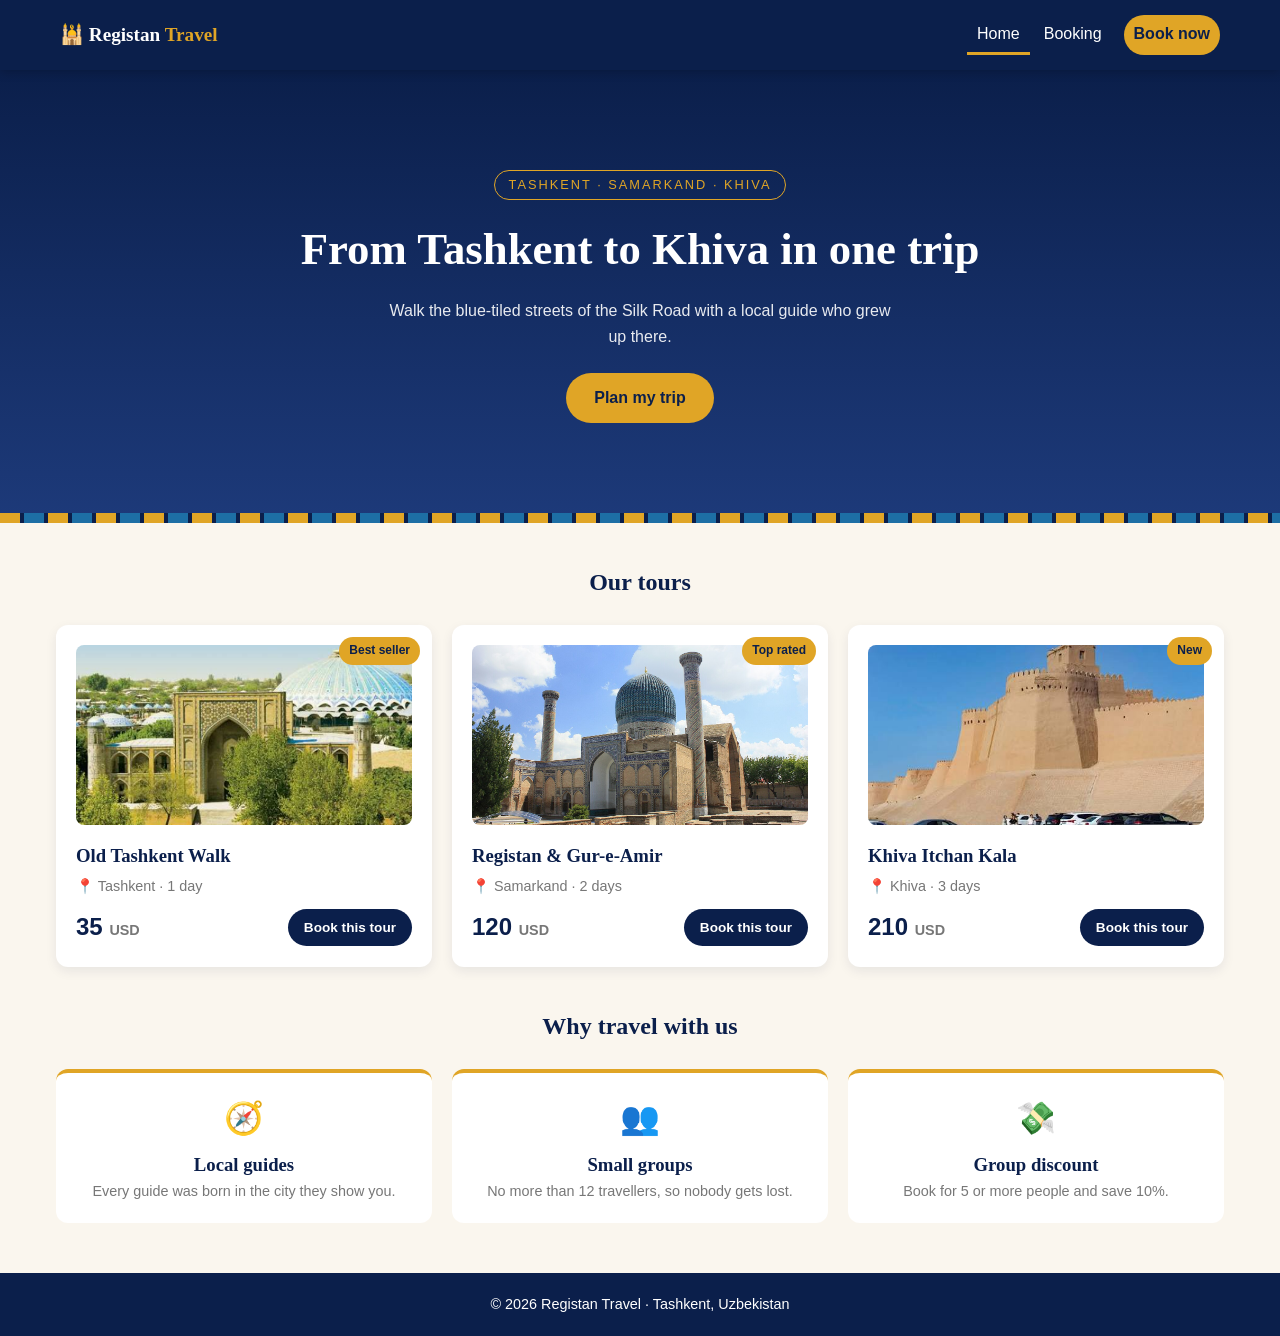
<file: index.html>
<!DOCTYPE html>
<html lang="en">
<head>
    <meta charset="UTF-8">
    <meta name="viewport" content="width=device-width, initial-scale=1.0">
    <title>Registan Travel · Home</title>
    <link rel="stylesheet" href="css/style.css">
</head>
<body>

<header class="site-header">
    <a href="index.html" class="logo">🕌 Registan <span>Travel</span></a>
    <nav>
        <a href="index.html" class="active">Home</a>
        <a href="booking.html">Booking</a>
        <a href="booking.html" class="btn btn-gold">Book now</a>
    </nav>
</header>

<main>
    <section id="hero">
        <span class="eyebrow">Tashkent · Samarkand · Khiva</span>
        <h1>From Tashkent to Khiva in one trip</h1>
        <p>Walk the blue-tiled streets of the Silk Road with a local guide who grew up there.</p>
        <a href="booking.html" class="btn">Plan my trip</a>
    </section>

    <section class="tours">
        <h2>Our tours</h2>
        <div class="cards">
            <div class="card">
                <span class="badge">Best seller</span>
                <img class="card-img" src="images/tashkent.png" alt="Kukeldash Madrasah in Old Tashkent">
                <h3>Old Tashkent Walk</h3>
                <p class="city">📍 Tashkent · 1 day</p>
                <div class="card-bottom">
                    <p class="price">35 <span>USD</span></p>
                    <a href="booking.html?tour=35" class="btn btn-small">Book this tour</a>
                </div>
            </div>
            <div class="card">
                <span class="badge">Top rated</span>
                <img class="card-img" src="images/samarkand.jpg" alt="Gur-e-Amir Mausoleum in Samarkand">
                <h3>Registan &amp; Gur-e-Amir</h3>
                <p class="city">📍 Samarkand · 2 days</p>
                <div class="card-bottom">
                    <p class="price">120 <span>USD</span></p>
                    <a href="booking.html?tour=120" class="btn btn-small">Book this tour</a>
                </div>
            </div>
            <div class="card">
                <span class="badge">New</span>
                <img class="card-img" src="images/khiva.jpg" alt="Walls of Itchan Kala in Khiva">
                <h3>Khiva Itchan Kala</h3>
                <p class="city">📍 Khiva · 3 days</p>
                <div class="card-bottom">
                    <p class="price">210 <span>USD</span></p>
                    <a href="booking.html?tour=210" class="btn btn-small">Book this tour</a>
                </div>
            </div>
        </div>
    </section>

    <section class="why">
        <h2>Why travel with us</h2>
        <div class="features">
            <div class="feature">
                <span class="feature-icon">🧭</span>
                <h3>Local guides</h3>
                <p>Every guide was born in the city they show you.</p>
            </div>
            <div class="feature">
                <span class="feature-icon">👥</span>
                <h3>Small groups</h3>
                <p>No more than 12 travellers, so nobody gets lost.</p>
            </div>
            <div class="feature">
                <span class="feature-icon">💸</span>
                <h3>Group discount</h3>
                <p>Book for 5 or more people and save 10%.</p>
            </div>
        </div>
    </section>
</main>

<footer class="site-footer">
    <p>&copy; 2026 Registan Travel · Tashkent, Uzbekistan</p>
</footer>

</body>
</html>
</file>
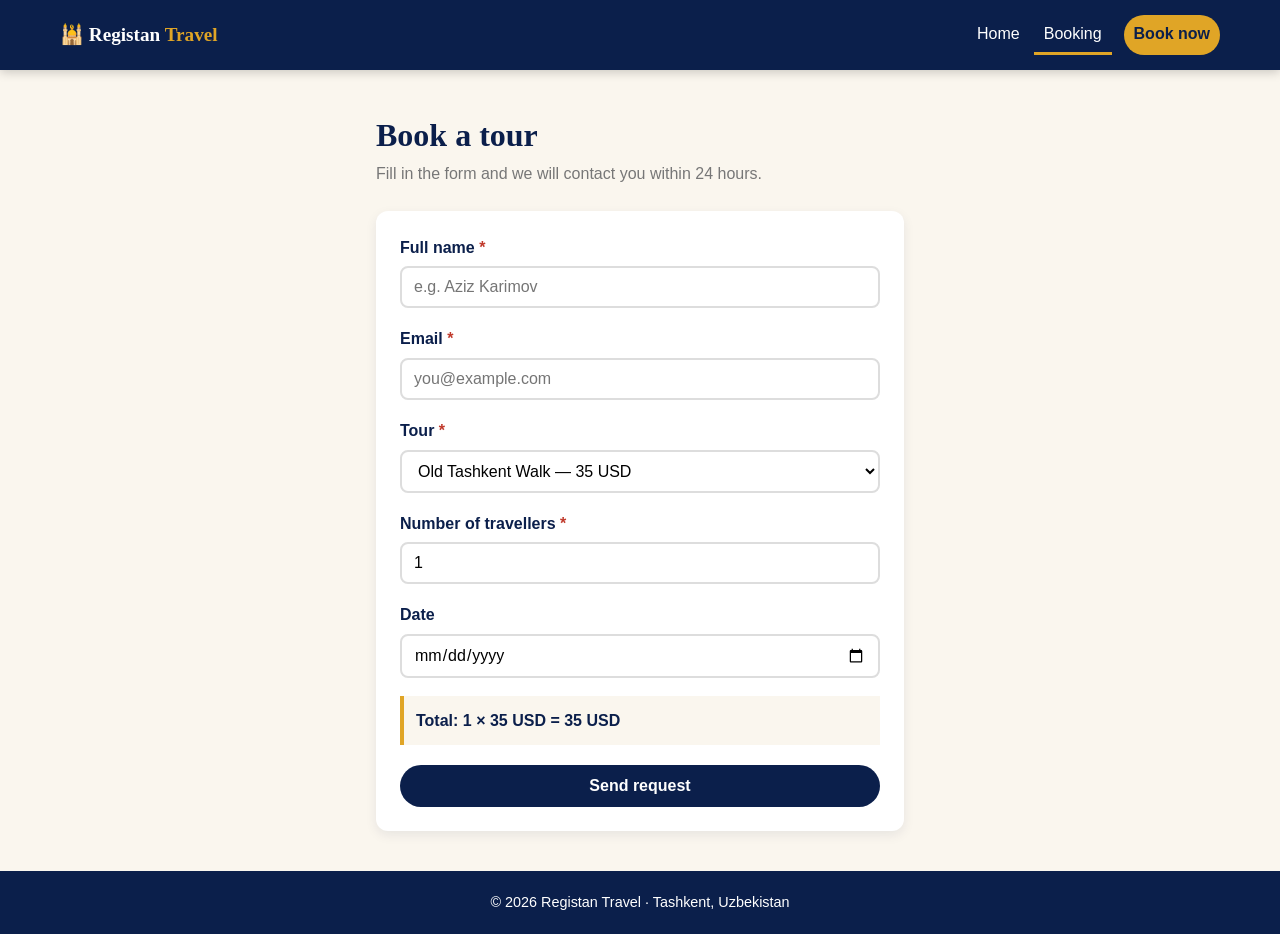
<file: booking.html>
<!DOCTYPE html>
<html lang="en">
<head>
    <meta charset="UTF-8">
    <meta name="viewport" content="width=device-width, initial-scale=1.0">
    <title>Registan Travel · Booking</title>
    <link rel="stylesheet" href="css/style.css">
</head>
<body>

<header class="site-header">
    <a href="index.html" class="logo">🕌 Registan <span>Travel</span></a>
    <nav>
        <a href="index.html">Home</a>
        <a href="booking.html" class="active">Booking</a>
        <a href="booking.html" class="btn btn-gold">Book now</a>
    </nav>
</header>

<main class="booking">
    <h1>Book a tour</h1>
    <p class="subtitle">Fill in the form and we will contact you within 24 hours.</p>

    <form id="booking-form" novalidate>
        <div class="field">
            <label for="name" class="required">Full name</label>
            <input type="text" id="name" placeholder="e.g. Aziz Karimov">
        </div>

        <div class="field">
            <label for="email" class="required">Email</label>
            <input type="email" id="email" placeholder="you@example.com">
        </div>

        <div class="field">
            <label for="tour" class="required">Tour</label>
            <select id="tour">
                <option value="35">Old Tashkent Walk — 35 USD</option>
                <option value="120">Registan &amp; Gur-e-Amir — 120 USD</option>
                <option value="210">Khiva Itchan Kala — 210 USD</option>
            </select>
        </div>

        <div class="field">
            <label for="travellers" class="required">Number of travellers</label>
            <input type="number" id="travellers" min="1" max="12" value="1">
        </div>

        <div class="field">
            <label for="date">Date</label>
            <input type="date" id="date">
        </div>

        <p id="total" class="total"></p>

        <button type="submit" class="btn">Send request</button>

        <p id="message" class="message"></p>
    </form>
</main>

<footer class="site-footer">
    <p>&copy; 2026 Registan Travel · Tashkent, Uzbekistan</p>
</footer>

<script src="js/main.js"></script>
</body>
</html>
</file>
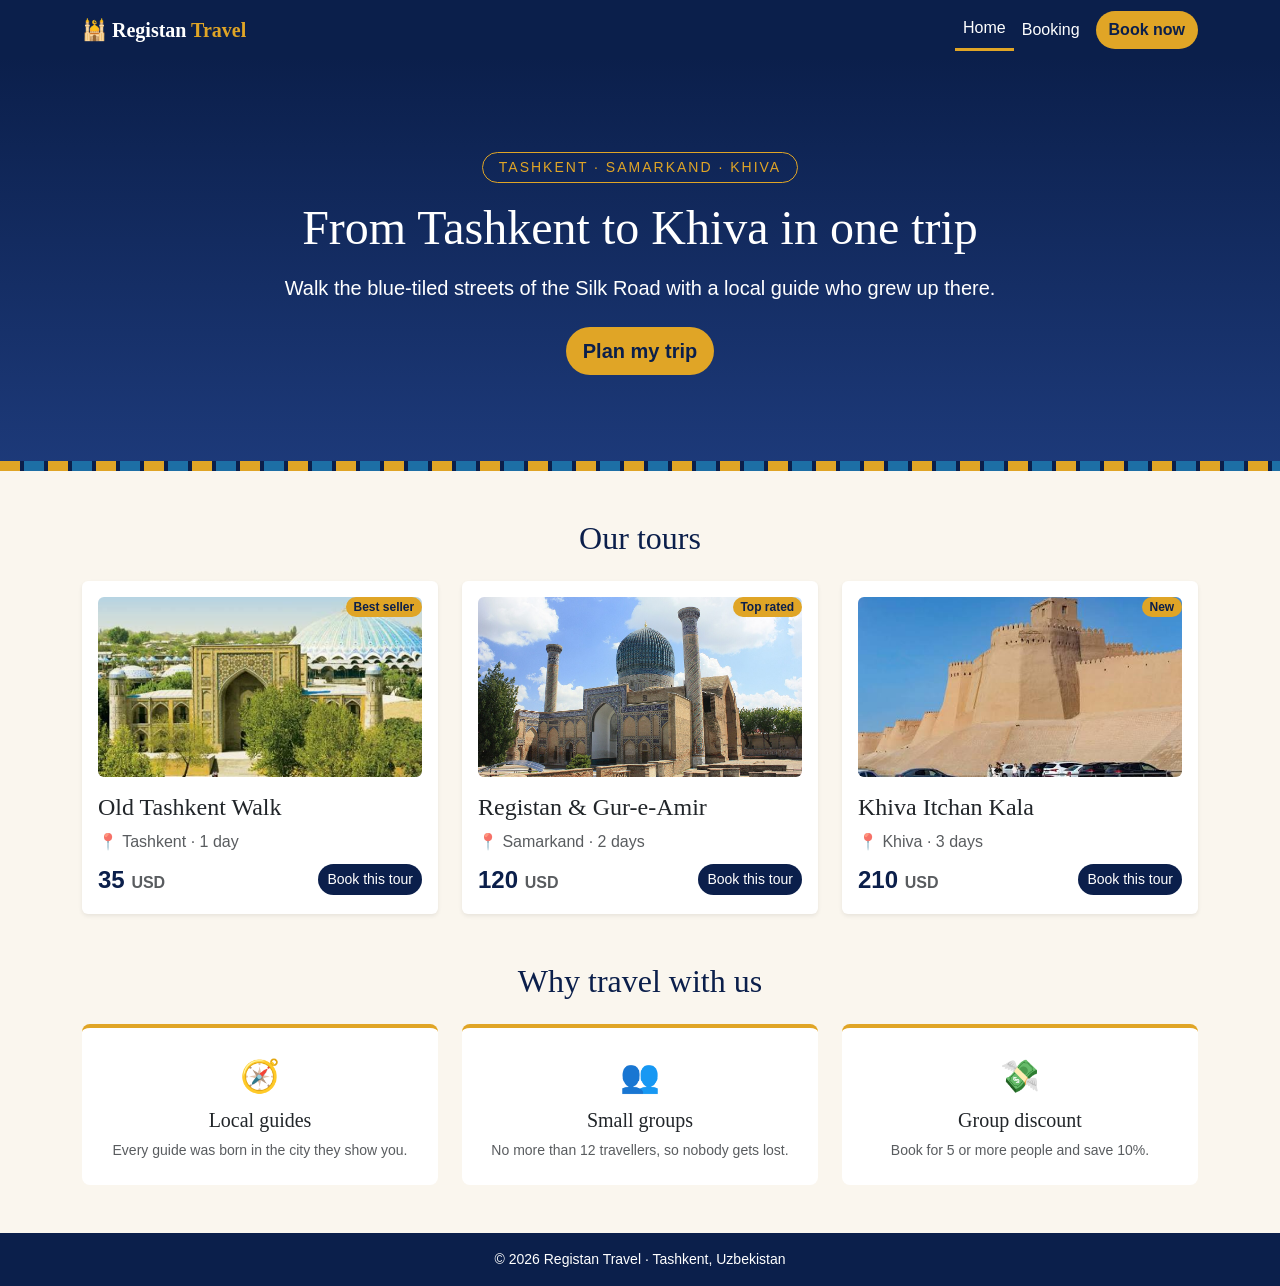
<file: index-bootstrap.html>
<!DOCTYPE html>
<html lang="en">
<head>
    <meta charset="UTF-8">
    <meta name="viewport" content="width=device-width, initial-scale=1.0">
    <title>Registan Travel · Home (Bootstrap)</title>
    <link rel="stylesheet" href="https://cdn.jsdelivr.net/npm/bootstrap@5.3.3/dist/css/bootstrap.min.css">
    <link rel="stylesheet" href="css/bootstrap-brand.css">
</head>
<body>

<nav class="navbar navbar-expand-md navbar-dark bg-night fixed-top">
    <div class="container">
        <a class="navbar-brand" href="index-bootstrap.html">🕌 Registan <span class="text-gold">Travel</span></a>
        <button class="navbar-toggler" type="button" data-bs-toggle="collapse" data-bs-target="#mainMenu"
                aria-controls="mainMenu" aria-expanded="false" aria-label="Toggle menu">
            <span class="navbar-toggler-icon"></span>
        </button>
        <div class="collapse navbar-collapse" id="mainMenu">
            <ul class="navbar-nav ms-auto align-items-md-center">
                <li class="nav-item"><a class="nav-link active" aria-current="page" href="index-bootstrap.html">Home</a></li>
                <li class="nav-item"><a class="nav-link" href="booking.html">Booking</a></li>
                <li class="nav-item"><a class="btn btn-gold rounded-pill ms-md-2 mt-2 mt-md-0" href="booking.html">Book now</a></li>
            </ul>
        </div>
    </div>
</nav>

<main>
    <section class="hero text-center text-white py-5">
        <div class="container py-md-5">
            <span class="eyebrow d-inline-block mb-3 px-3 py-1 rounded-pill small text-uppercase">Tashkent · Samarkand · Khiva</span>
            <h1 class="display-5 text-white mb-3">From Tashkent to Khiva in one trip</h1>
            <p class="lead mb-4">Walk the blue-tiled streets of the Silk Road with a local guide who grew up there.</p>
            <a href="booking.html" class="btn btn-gold btn-lg rounded-pill">Plan my trip</a>
        </div>
    </section>

    <section class="container py-5">
        <h2 class="text-center mb-4">Our tours</h2>
        <div class="row g-4">
            <div class="col-12 col-md-6 col-xl-4">
                <div class="card h-100 border-0 shadow-sm position-relative">
                    <span class="badge rounded-pill bg-gold position-absolute top-0 end-0 m-3">Best seller</span>
                    <div class="card-body">
                        <img class="tour-img w-100 object-fit-cover rounded mb-3" src="images/tashkent.png" alt="Kukeldash Madrasah in Old Tashkent">
                        <h3 class="card-title h4">Old Tashkent Walk</h3>
                        <p class="card-text text-muted mb-2">📍 Tashkent · 1 day</p>
                        <div class="d-flex justify-content-between align-items-center">
                            <p class="fs-4 fw-bold text-night mb-0">35 <small class="fs-6 text-muted">USD</small></p>
                            <a href="booking.html?tour=35" class="btn btn-night btn-sm rounded-pill">Book this tour</a>
                        </div>
                    </div>
                </div>
            </div>
            <div class="col-12 col-md-6 col-xl-4">
                <div class="card h-100 border-0 shadow-sm position-relative">
                    <span class="badge rounded-pill bg-gold position-absolute top-0 end-0 m-3">Top rated</span>
                    <div class="card-body">
                        <img class="tour-img w-100 object-fit-cover rounded mb-3" src="images/samarkand.jpg" alt="Gur-e-Amir Mausoleum in Samarkand">
                        <h3 class="card-title h4">Registan &amp; Gur-e-Amir</h3>
                        <p class="card-text text-muted mb-2">📍 Samarkand · 2 days</p>
                        <div class="d-flex justify-content-between align-items-center">
                            <p class="fs-4 fw-bold text-night mb-0">120 <small class="fs-6 text-muted">USD</small></p>
                            <a href="booking.html?tour=120" class="btn btn-night btn-sm rounded-pill">Book this tour</a>
                        </div>
                    </div>
                </div>
            </div>
            <div class="col-12 col-md-6 col-xl-4">
                <div class="card h-100 border-0 shadow-sm position-relative">
                    <span class="badge rounded-pill bg-gold position-absolute top-0 end-0 m-3">New</span>
                    <div class="card-body">
                        <img class="tour-img w-100 object-fit-cover rounded mb-3" src="images/khiva.jpg" alt="Walls of Itchan Kala in Khiva">
                        <h3 class="card-title h4">Khiva Itchan Kala</h3>
                        <p class="card-text text-muted mb-2">📍 Khiva · 3 days</p>
                        <div class="d-flex justify-content-between align-items-center">
                            <p class="fs-4 fw-bold text-night mb-0">210 <small class="fs-6 text-muted">USD</small></p>
                            <a href="booking.html?tour=210" class="btn btn-night btn-sm rounded-pill">Book this tour</a>
                        </div>
                    </div>
                </div>
            </div>
        </div>
    </section>

    <section class="container pb-5 text-center">
        <h2 class="mb-4">Why travel with us</h2>
        <div class="row g-4">
            <div class="col-12 col-md-4">
                <div class="feature bg-white rounded-3 p-4 h-100">
                    <div class="fs-2 mb-2">🧭</div>
                    <h3 class="h5">Local guides</h3>
                    <p class="text-muted small mb-0">Every guide was born in the city they show you.</p>
                </div>
            </div>
            <div class="col-12 col-md-4">
                <div class="feature bg-white rounded-3 p-4 h-100">
                    <div class="fs-2 mb-2">👥</div>
                    <h3 class="h5">Small groups</h3>
                    <p class="text-muted small mb-0">No more than 12 travellers, so nobody gets lost.</p>
                </div>
            </div>
            <div class="col-12 col-md-4">
                <div class="feature bg-white rounded-3 p-4 h-100">
                    <div class="fs-2 mb-2">💸</div>
                    <h3 class="h5">Group discount</h3>
                    <p class="text-muted small mb-0">Book for 5 or more people and save 10%.</p>
                </div>
            </div>
        </div>
    </section>
</main>

<footer class="bg-night text-white text-center py-3">
    <p class="mb-0 small">&copy; 2026 Registan Travel · Tashkent, Uzbekistan</p>
</footer>

<script src="https://cdn.jsdelivr.net/npm/bootstrap@5.3.3/dist/js/bootstrap.bundle.min.js"></script>
</body>
</html>
</file>
<file: css/style.css>
/* ===== Registan Travel — one stylesheet for both pages ===== */

/* Reset + box-sizing */
*,
*::before,
*::after {
    box-sizing: border-box;
    margin: 0;
    padding: 0;
}

body {
    font-family: Arial, sans-serif;
    font-size: 16px;
    line-height: 1.6;
    color: #333;
    background: #FAF6EE;              /* Sand */
    padding-top: 70px;                /* content does not hide under fixed header */
}

/* Group selector: all headings share the brand font and colour */
h1, h2, h3 {
    font-family: Georgia, serif;
    color: #0B1F4B;
}

/* ===== Header (fixed, flexbox) ===== */
.site-header {
    position: fixed;
    top: 0;
    left: 0;
    width: 100%;
    height: 70px;
    padding: 0 16px;
    display: flex;
    justify-content: space-between;
    align-items: center;
    background: #0B1F4B;
    box-shadow: 0 2px 10px rgba(0, 0, 0, 0.2);
    z-index: 100;
}

.logo {
    font-family: Georgia, serif;
    font-size: 1.2rem;
    font-weight: bold;
    color: white;
    text-decoration: none;
}

.logo span {
    color: #E0A526;
}

nav {
    display: flex;
    align-items: center;
    gap: 4px;
}

/* LVHA order: link, visited, hover, active */
nav a:link,
nav a:visited {
    color: white;
    text-decoration: none;
    padding: 6px 10px;
    border-radius: 6px;
    border-bottom: 3px solid transparent;
    transition: background 0.2s;
}

nav a:hover {
    background: #E0A526;
    color: #0B1F4B;
}

nav a:active {
    background: #c48f1c;
}

/* current page */
nav a.active {
    border-bottom-color: #E0A526;
    border-radius: 6px 6px 0 0;
}

/* ===== Buttons ===== */
.btn,
button {
    display: inline-block;
    padding: 12px 28px;
    background: #0B1F4B;
    color: white;
    font-size: 1rem;
    font-weight: bold;
    text-decoration: none;
    border: none;
    border-radius: 30px;
    cursor: pointer;
    transition: transform 0.1s, background 0.2s;
}

.btn:hover,
button:hover {
    background: #E0A526;
    color: #0B1F4B;
}

.btn:active,
button:active {
    transform: scale(0.95);           /* shrinks slightly when pressed */
}

nav a.btn-gold {
    display: none;                    /* hidden on phones, shown from tablet */
    background: #E0A526;
    color: #0B1F4B;
    border-radius: 30px;
    margin-left: 8px;
}

nav a.btn-gold:hover {
    background: white;
}

/* ===== Hero (ID selector) ===== */
#hero {
    position: relative;
    text-align: center;
    padding: 70px 20px;
    color: white;
    background: linear-gradient(180deg, #0B1F4B 0%, #1d3a7a 100%);
}

/* gold mosaic band at the bottom of the hero */
#hero::after {
    content: "";
    position: absolute;
    left: 0;
    bottom: 0;
    width: 100%;
    height: 10px;
    background: repeating-linear-gradient(90deg, #E0A526 0 20px, #0B1F4B 20px 24px, #1d6fa5 24px 44px, #0B1F4B 44px 48px);
}

.eyebrow {
    display: inline-block;
    margin-bottom: 14px;
    padding: 4px 14px;
    border: 1px solid #E0A526;
    border-radius: 20px;
    color: #E0A526;
    font-size: 0.8rem;
    letter-spacing: 2px;
    text-transform: uppercase;
}

#hero h1 {
    color: white;
    font-size: 2rem;
    margin-bottom: 12px;
}

#hero p {
    max-width: 520px;
    margin: 0 auto 24px;
    opacity: 0.9;
}

#hero .btn {
    background: #E0A526;
    color: #0B1F4B;
}

#hero .btn:hover {
    background: white;
}

/* ===== Tours / cards (mobile first: 1 per row) ===== */
.tours {
    max-width: 1200px;
    margin: 0 auto;
    padding: 40px 16px;
}

.tours h2 {
    text-align: center;
    margin-bottom: 24px;
}

.cards {
    display: grid;
    grid-template-columns: 1fr;
    gap: 20px;
}

.card {
    position: relative;               /* badge is positioned inside the card */
    background: white;
    border-radius: 12px;
    padding: 20px;
    box-shadow: 0 4px 12px rgba(11, 31, 75, 0.08);
    transition: transform 0.25s, box-shadow 0.25s;
}

.card:hover {
    transform: translateY(-8px);      /* card rises on hover */
    box-shadow: 0 12px 24px rgba(11, 31, 75, 0.15);
}

.badge {
    position: absolute;
    top: 12px;
    right: 12px;
    background: #E0A526;
    color: #0B1F4B;
    font-size: 0.75rem;
    font-weight: bold;
    padding: 4px 10px;
    border-radius: 20px;
}

.card-img {
    display: block;
    width: 100%;
    height: 180px;
    object-fit: cover;                /* photo fills the box without stretching */
    border-radius: 8px;
    margin-bottom: 16px;
}

.card h3 {
    margin-bottom: 4px;
}

.city {
    color: #777;
    font-size: 0.9rem;
}

.card-bottom {
    display: flex;
    justify-content: space-between;
    align-items: center;
    margin-top: 10px;
}

.btn-small {
    padding: 8px 16px;
    font-size: 0.85rem;
}

.price {
    font-size: 1.5rem;
    font-weight: bold;
    color: #0B1F4B;
}

.price span {
    font-size: 0.9rem;
    color: #777;
}

/* ===== Why travel with us ===== */
.why {
    max-width: 1200px;
    margin: 0 auto;
    padding: 0 16px 50px;
    text-align: center;
}

.why h2 {
    margin-bottom: 24px;
}

.features {
    display: grid;
    grid-template-columns: 1fr;
    gap: 20px;
}

.feature {
    padding: 20px;
    border-top: 4px solid #E0A526;
    border-radius: 12px;
    background: white;
}

.feature-icon {
    display: inline-block;
    font-size: 2rem;
    margin-bottom: 6px;
}

.feature p {
    color: #777;
    font-size: 0.9rem;
}

/* ===== Footer ===== */
.site-footer {
    background: #0B1F4B;
    color: white;
    text-align: center;
    padding: 20px;
    font-size: 0.9rem;
}

/* ===== Booking page ===== */
.booking {
    max-width: 560px;
    margin: 0 auto;
    padding: 40px 16px;
}

.subtitle {
    color: #777;
    margin-bottom: 24px;
}

#booking-form {
    background: white;
    padding: 24px;
    border-radius: 12px;
    box-shadow: 0 4px 12px rgba(11, 31, 75, 0.08);
}

.field {
    margin-bottom: 18px;
}

.field label {
    display: block;                   /* label above the field */
    font-weight: bold;
    margin-bottom: 6px;
    color: #0B1F4B;
}

.required::after {
    content: " *";
    color: #C0392B;
}

input,
select {
    width: 100%;
    padding: 10px 12px;
    font-size: 1rem;
    font-family: Arial, sans-serif;
    border: 2px solid #ddd;
    border-radius: 8px;
    background: white;
    transition: border-color 0.2s, box-shadow 0.2s;
}

input:focus,
select:focus {
    outline: none;
    border-color: #E0A526;
    box-shadow: 0 0 0 3px rgba(224, 165, 38, 0.3);
}

input.error {
    border-color: #C0392B;
    background: #fdf0ee;
}

.total {
    background: #FAF6EE;
    border-left: 4px solid #E0A526;
    padding: 12px;
    margin-bottom: 20px;
    font-weight: bold;
    color: #0B1F4B;
}

.total span {
    display: block;
    font-weight: normal;
    color: #2e7d32;
    font-size: 0.9rem;
}

#booking-form button {
    width: 100%;
}

.message {
    margin-top: 16px;
    padding: 12px;
    border-radius: 8px;
    display: none;
}

.message.error-msg {
    display: block;
    background: #fdf0ee;
    color: #C0392B;
    border: 1px solid #C0392B;
}

.message.success-msg {
    display: block;
    background: #eaf6ec;
    color: #2e7d32;
    border: 1px solid #2e7d32;
}

/* ===== Tablet: 768px and up — 2 cards per row ===== */
@media (min-width: 768px) {
    .site-header {
        padding: 0 32px;
    }

    nav a.btn-gold {
        display: inline-block;
    }

    #hero {
        padding: 100px 20px;
    }

    #hero h1 {
        font-size: 2.8rem;
    }

    .cards {
        grid-template-columns: repeat(2, 1fr);
    }

    .features {
        grid-template-columns: repeat(3, 1fr);
    }
}

/* ===== Desktop: 1200px and up — 3 cards per row ===== */
@media (min-width: 1200px) {
    .site-header {
        padding: 0 60px;
    }

    .cards {
        grid-template-columns: repeat(3, 1fr);
    }
}
</file>
